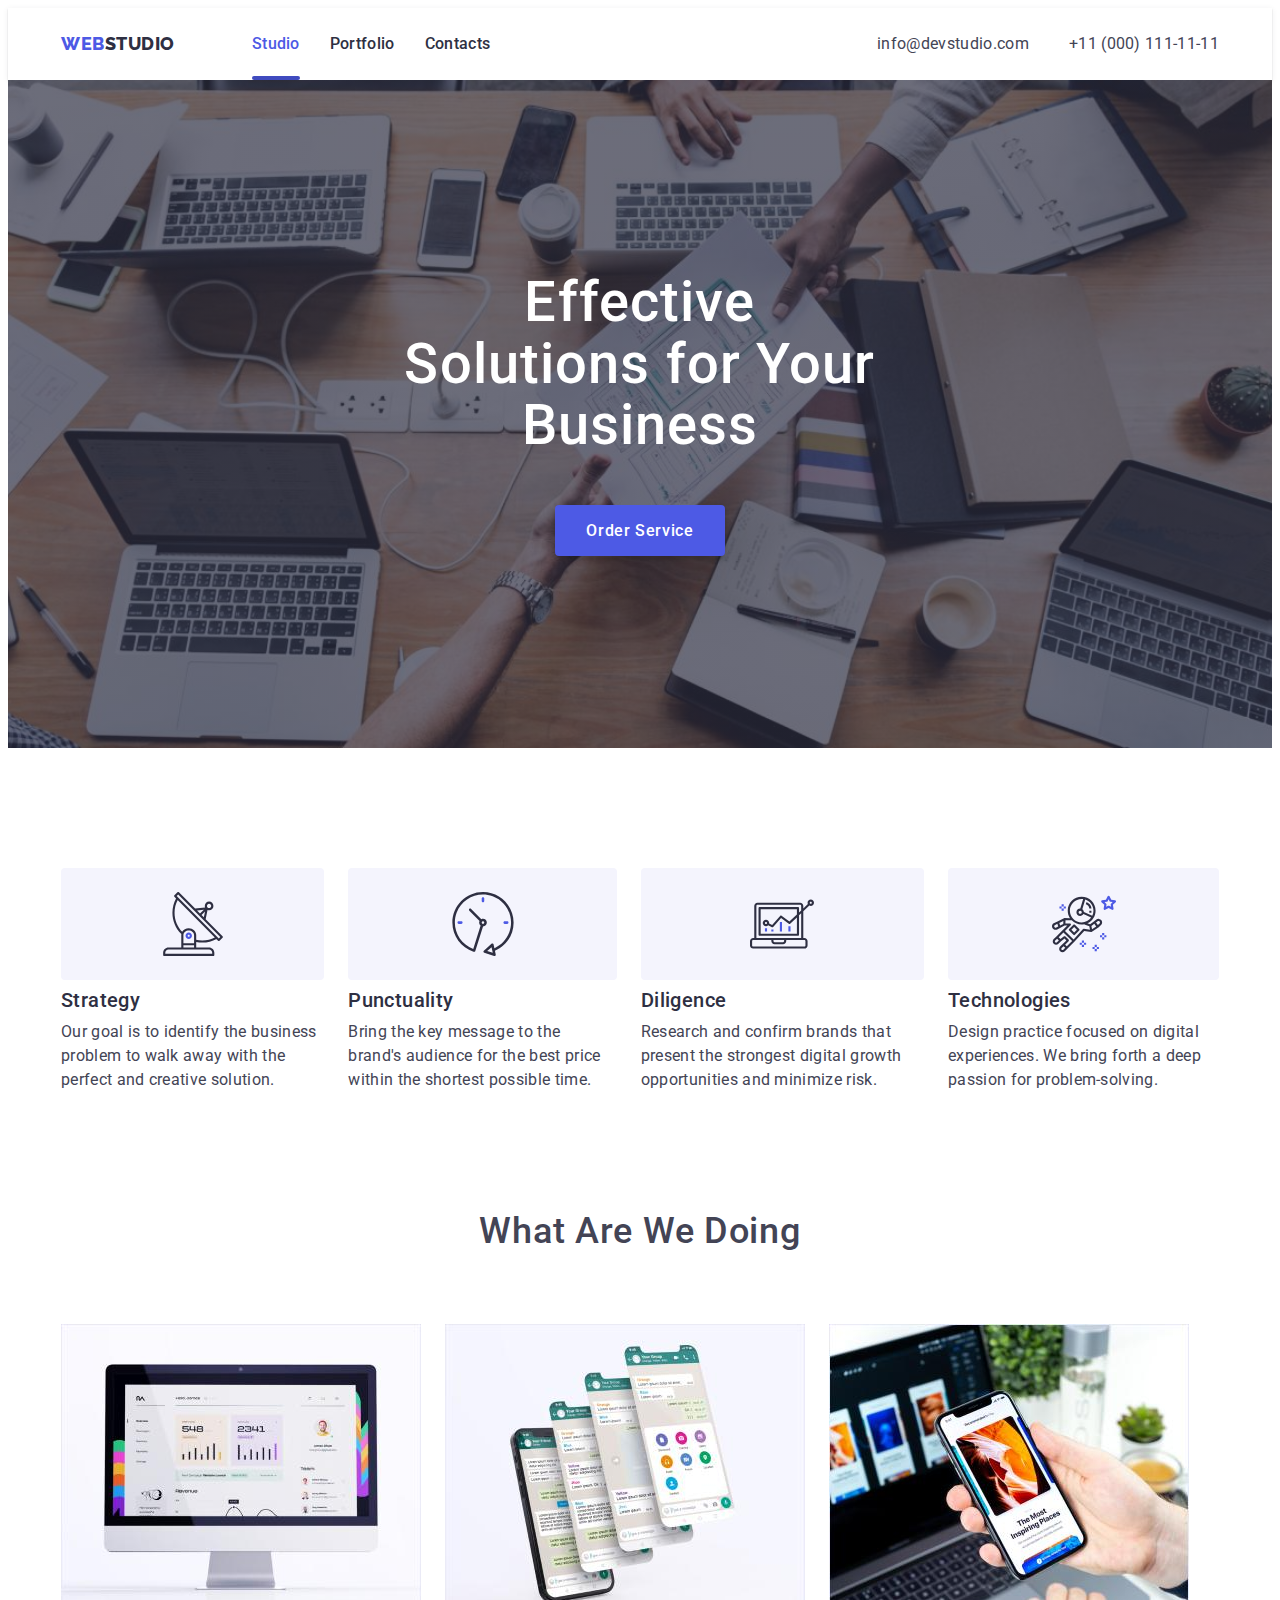
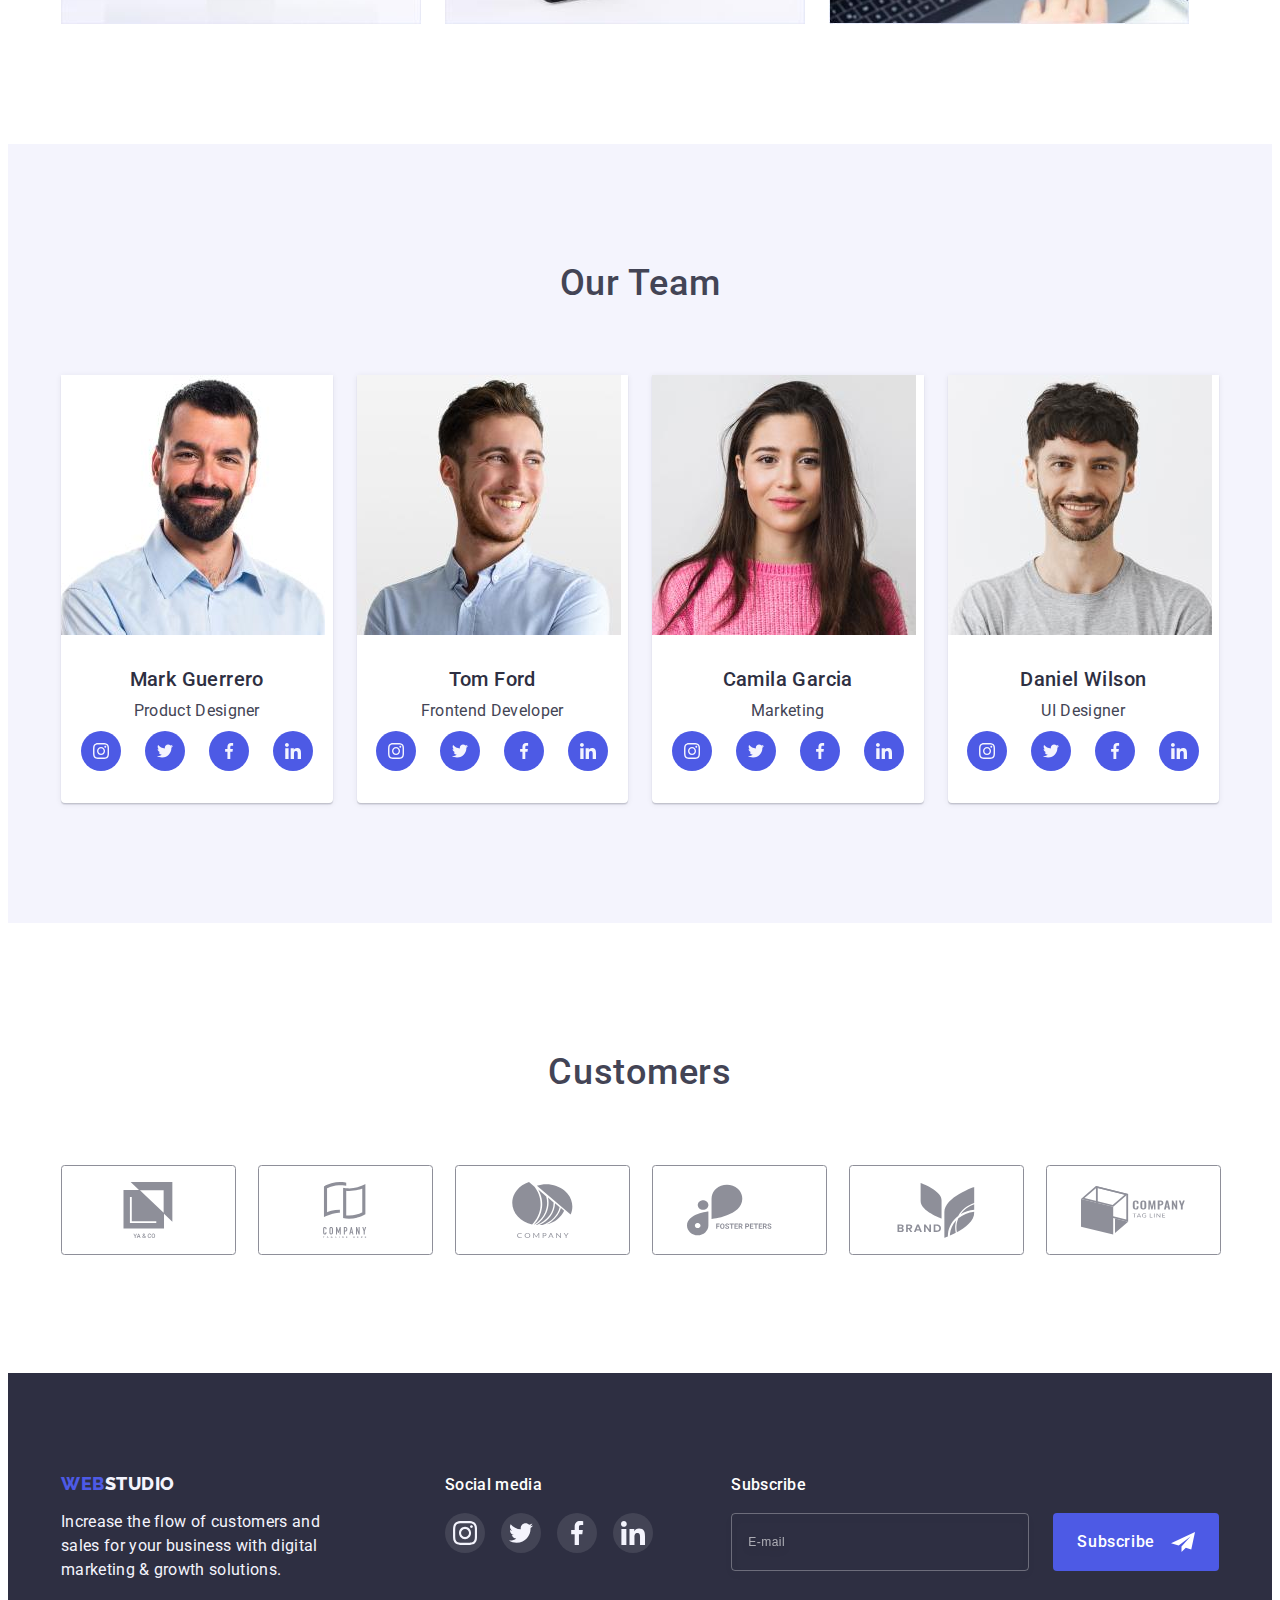
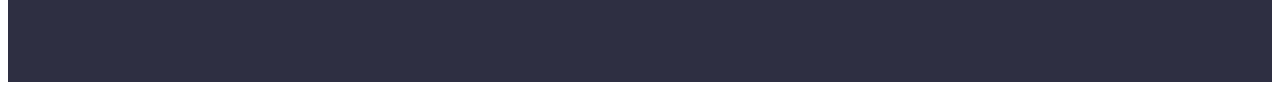
<file: index.html>
<!DOCTYPE html>
<html lang="en">
	<head>
		<meta charset="UTF-8" />
		<meta http-equiv="X-UA-Compatible" content="IE=edge" />
		<meta name="viewport" content="width=device-width, initial-scale=1.0" />
		<title>Document</title>
		<link rel="preconnect" href="https://fonts.googleapis.com" />
		<link rel="preconnect" href="https://fonts.gstatic.com" crossorigin />
		<link
			href="https://fonts.googleapis.com/css2?family=Raleway:wght@800&family=Roboto:wght@400;500;700;900&display=swap"
			rel="stylesheet"
		/>
		<link
			rel="stylesheet"
			href="https://cdnjs.cloudflare.com/ajax/libs/modern-normalize/1.1.0/modern-normalize.min.css"
			integrity="sha512-wpPYUAdjBVSE4KJnH1VR1HeZfpl1ub8YT/NKx4PuQ5NmX2tKuGu6U/JRp5y+Y8XG2tV+wKQpNHVUX03MfMFn9Q=="
			crossorigin="anonymous"
			referrerpolicy="no-referrer"
		/>
		<link rel="stylesheet" href="./css/styles.css" />
	</head>
	<body>
		<header class="header">
			<div class="container">
				<nav class="header-navigation">
					<!-- logotype -->
					<a href="/" class="header-logo link"><span>Web</span>Studio</a>
					<!-- menu -->
					<ul class="header-list list">
						<li class="header-item">
							<a class="header-link link current" href="./index.html">Studio</a>
						</li>
						<li class="header-item">
							<a class="header-link link" href="./portfolio.html">Portfolio</a>
						</li>
						<li class="header-item">
							<a class="header-link link" href="#">Contacts</a>
						</li>
					</ul>
				</nav>
				<!-- contacts -->
				<ul class="contacts-list list">
					<li class="contacts-item">
						<a class="contacts-link link" href="mailto:info@devstudio.com"
							>info@devstudio.com</a
						>
					</li>
					<li class="contacts-item">
						<a class="contacts-link link" href="tel:+110001111111"
							>+11 (000) 111-11-11</a
						>
					</li>
				</ul>
			</div>
		</header>

		<main>
			<!-- banner -->
			<section class="hero">
				<div class="container">
					<h1 class="hero-title">Effective Solutions for Your Business</h1>
					<button type="button" class="hero-btn btn" data-modal-open>
						Order Service
					</button>
				</div>
			</section>
			<!-- skills-->
			<section class="section">
				<div class="container">
					<h2 hidden class="skills-title">Our skills</h2>
					<ul class="skills-list list">
						<li class="skills-item">
							<div class="skills-item-icon">
								<svg height="64" width="64">
									<use href="./images/icons.svg#antenna"></use>
								</svg>
							</div>
							<h3 class="skills-item-title">Strategy</h3>
							<p class="skills-item-text">
								Our goal is to identify the business problem to walk away with
								the perfect and creative solution.
							</p>
						</li>
						<li class="skills-item">
							<div class="skills-item-icon">
								<svg height="64" width="64">
									<use href="./images/icons.svg#clock"></use>
								</svg>
							</div>
							<h3 class="skills-item-title">Punctuality</h3>
							<p class="skills-item-text">
								Bring the key message to the brand's audience for the best price
								within the shortest possible time.
							</p>
						</li>
						<li class="skills-item">
							<div class="skills-item-icon">
								<svg height="64" width="64">
									<use href="./images/icons.svg#diagram"></use>
								</svg>
							</div>
							<h3 class="skills-item-title">Diligence</h3>
							<p class="skills-item-text">
								Research and confirm brands that present the strongest digital
								growth opportunities and minimize risk.
							</p>
						</li>
						<li class="skills-item">
							<div class="skills-item-icon">
								<svg height="64" width="64">
									<use href="./images/icons.svg#astronaut"></use>
								</svg>
							</div>
							<h3 class="skills-item-title">Technologies</h3>
							<p class="skills-item-text">
								Design practice focused on digital experiences. We bring forth a
								deep passion for problem-solving.
							</p>
						</li>
					</ul>
				</div>
			</section>
			<!-- What are we doing -->
			<section class="section section-works">
				<div class="container">
					<h2 class="section-title">What are we doing</h2>
					<ul class="works-list list">
						<li class="works-item">
							<img
								src="images/what_are_we_doing_1.jpg"
								alt="Desktop applications"
								height="300"
								width="360"
							/>
						</li>
						<li class="works-item">
							<img
								src="images/what_are_we_doing_2.jpg"
								alt="Mobile applications"
								height="300"
								width="360"
							/>
						</li>
						<li class="works-item">
							<img
								src="images/what_are_we_doing_3.jpg"
								alt="Cross-platform applications"
								height="300"
								width="360"
							/>
						</li>
					</ul>
				</div>
			</section>
			<!-- Our Team -->
			<section class="section section-team">
				<div class="container">
					<h2 class="section-title">Our Team</h2>
					<ul class="team-list list">
						<li class="team-item">
							<img
								src="images/our_team_1.jpg"
								alt="photo"
								height="260"
								width="264"
							/>
							<div class="team-text-content">
								<h3 class="team-item-title">Mark Guerrero</h3>
								<p class="team-item-text">Product Designer</p>
								<ul class="social_media list">
									<li class="social_media-item">
										<a class="social_media-link link" href="#">
											<svg class="social_media-icon" width="16" height="16">
												<use href="./images/icons.svg#instagram"></use>
											</svg>
										</a>
									</li>
									<li class="social_media-item">
										<a class="social_media-link link" href="#">
											<svg class="social_media-icon" width="16" height="16">
												<use href="./images/icons.svg#twitter"></use>
											</svg>
										</a>
									</li>
									<li class="social_media-item">
										<a class="social_media-link link" href="#">
											<svg class="social_media-icon" width="16" height="16">
												<use href="./images/icons.svg#facebook"></use>
											</svg>
										</a>
									</li>
									<li class="social_media-item">
										<a class="social_media-link link" href="#">
											<svg class="social_media-icon" width="16" height="16">
												<use href="./images/icons.svg#linkedin"></use>
											</svg>
										</a>
									</li>
								</ul>
							</div>
						</li>
						<li class="team-item">
							<img
								src="images/our_team_2.jpg"
								alt="photo"
								height="260"
								width="264"
							/>
							<div class="team-text-content">
								<h3 class="team-item-title">Tom Ford</h3>
								<p class="team-item-text">Frontend Developer</p>
								<ul class="social_media list">
									<li class="social_media-item">
										<a class="social_media-link link" href="#">
											<svg class="social_media-icon" width="16" height="16">
												<use href="./images/icons.svg#instagram"></use>
											</svg>
										</a>
									</li>
									<li class="social_media-item">
										<a class="social_media-link link" href="#">
											<svg class="social_media-icon" width="16" height="16">
												<use href="./images/icons.svg#twitter"></use>
											</svg>
										</a>
									</li>
									<li class="social_media-item">
										<a class="social_media-link link" href="#">
											<svg class="social_media-icon" width="16" height="16">
												<use href="./images/icons.svg#facebook"></use>
											</svg>
										</a>
									</li>
									<li class="social_media-item">
										<a class="social_media-link link" href="#">
											<svg class="social_media-icon" width="16" height="16">
												<use href="./images/icons.svg#linkedin"></use>
											</svg>
										</a>
									</li>
								</ul>
							</div>
						</li>
						<li class="team-item">
							<img
								src="images/our_team_3.jpg"
								alt="photo"
								height="260"
								width="264"
							/>
							<div class="team-text-content">
								<h3 class="team-item-title">Camila Garcia</h3>
								<p class="team-item-text">Marketing</p>
								<ul class="social_media list">
									<li class="social_media-item">
										<a class="social_media-link link" href="#">
											<svg class="social_media-icon" width="16" height="16">
												<use href="./images/icons.svg#instagram"></use>
											</svg>
										</a>
									</li>
									<li class="social_media-item">
										<a class="social_media-link link" href="#">
											<svg class="social_media-icon" width="16" height="16">
												<use href="./images/icons.svg#twitter"></use>
											</svg>
										</a>
									</li>
									<li class="social_media-item">
										<a class="social_media-link link" href="#">
											<svg class="social_media-icon" width="16" height="16">
												<use href="./images/icons.svg#facebook"></use>
											</svg>
										</a>
									</li>
									<li class="social_media-item">
										<a class="social_media-link link" href="#">
											<svg class="social_media-icon" width="16" height="16">
												<use href="./images/icons.svg#linkedin"></use>
											</svg>
										</a>
									</li>
								</ul>
							</div>
						</li>
						<li class="team-item">
							<img
								src="images/our_team_4.jpg"
								alt="photo"
								height="260"
								width="264"
							/>
							<div class="team-text-content">
								<h3 class="team-item-title">Daniel Wilson</h3>
								<p class="team-item-text">UI Designer</p>
								<ul class="social_media list">
									<li class="social_media-item">
										<a class="social_media-link link" href="#">
											<svg class="social_media-icon" width="16" height="16">
												<use href="./images/icons.svg#instagram"></use>
											</svg>
										</a>
									</li>
									<li class="social_media-item">
										<a class="social_media-link link" href="#">
											<svg class="social_media-icon" width="16" height="16">
												<use href="./images/icons.svg#twitter"></use>
											</svg>
										</a>
									</li>
									<li class="social_media-item">
										<a class="social_media-link link" href="#">
											<svg class="social_media-icon" width="16" height="16">
												<use href="./images/icons.svg#facebook"></use>
											</svg>
										</a>
									</li>
									<li class="social_media-item">
										<a class="social_media-link link" href="#">
											<svg class="social_media-icon" width="16" height="16">
												<use href="./images/icons.svg#linkedin"></use>
											</svg>
										</a>
									</li>
								</ul>
							</div>
						</li>
					</ul>
				</div>
			</section>
			<!-- Customers -->
			<section class="section section-customers">
				<div class="container">
					<h2 class="section-title">Customers</h2>
					<ul class="customers-list list">
						<li class="customers-item">
							<a href="#" class="customers-link link">
								<svg class="customers-icon" width="104" height="56">
									<use href="./images/icons.svg#client_1"></use>
								</svg>
							</a>
						</li>
						<li class="customers-item">
							<a href="#" class="customers-link link">
								<svg class="customers-icon" width="104" height="56">
									<use href="./images/icons.svg#client_2"></use>
								</svg>
							</a>
						</li>
						<li class="customers-item">
							<a href="#" class="customers-link link">
								<svg class="customers-icon" width="104" height="56">
									<use href="./images/icons.svg#client_3"></use>
								</svg>
							</a>
						</li>
						<li class="customers-item">
							<a href="#" class="customers-link link">
								<svg class="customers-icon" width="104" height="56">
									<use href="./images/icons.svg#client_4"></use>
								</svg>
							</a>
						</li>
						<li class="customers-item">
							<a href="#" class="customers-link link">
								<svg class="customers-icon" width="104" height="56">
									<use href="./images/icons.svg#client_5"></use>
								</svg>
							</a>
						</li>
						<li class="customers-item">
							<a href="#" class="customers-link link">
								<svg class="customers-icon" width="104" height="56">
									<use href="./images/icons.svg#client_6"></use>
								</svg>
							</a>
						</li>
					</ul>
				</div>
			</section>
		</main>

		<footer class="footer">
			<div class="container footer-content">
				<div class="footer-text-content">
					<a href="/" class="footer-logo link"><span>Web</span>Studio</a>
					<p class="footer-text">
						Increase the flow of customers and sales for your business with
						digital marketing & growth solutions.
					</p>
				</div>
				<div class="footer-contacts">
					<p class="footer-contacts-title">Social media</p>
					<ul class="footer-contacts-list list">
						<li class="footer-contacts-item">
							<a href="#" class="footer-contacts-link link">
								<svg class="footer-contacts-icon" width="24" height="24">
									<use href="./images/icons.svg#instagram"></use>
								</svg>
							</a>
						</li>
						<li class="footer-contacts-item">
							<a href="#" class="footer-contacts-link link">
								<svg class="footer-contacts-icon" width="24" height="24">
									<use href="./images/icons.svg#twitter"></use>
								</svg>
							</a>
						</li>
						<li class="footer-contacts-item">
							<a href="#" class="footer-contacts-link link">
								<svg class="footer-contacts-icon" width="24" height="24">
									<use href="./images/icons.svg#facebook"></use>
								</svg>
							</a>
						</li>
						<li class="footer-contacts-item">
							<a href="#" class="footer-contacts-link link">
								<svg class="footer-contacts-icon" width="24" height="24">
									<use href="./images/icons.svg#linkedin"></use>
								</svg>
							</a>
						</li>
					</ul>
				</div>
				<form class="footer-subscribe">
					<p class="footer-form-title">Subscribe</p>
					<div class="footer-input-wrap">
						<input
							type="email"
							class="footer-form-input"
							name="email"
							id="user-email"
							placeholder="E-mail"
							required
						/>
						<button type="submit" class="footer-form-button btn">
							Subscribe
							<!-- <svg class="footer-subscribe-icon" width="24" height="20">
								<use href="./images/icons.svg#icon-send"></use>
							</svg> -->
						</button>
					</div>
				</form>
			</div>
		</footer>

		<div class="backdrop is-hidden" data-modal>
			<div class="modal">
				<button type="button" class="modal-button btn" data-modal-close>
					<svg class="modal-button-icon" width="8" height="8">
						<use href="./images/icons.svg#close"></use>
					</svg>
				</button>
				<form class="modal-form">
					<p class="form-title">
						Leave your contacts and we will call you back
					</p>
					<div class="form-field">
						<label for="user-name" class="input-text">Name</label>
						<div class="input-wrap">
							<input
								type="name"
								class="form-input"
								name="name"
								id="user-name"
								autofocus
								required
							/>
							<svg class="input-icon" width="12" height="12">
								<use href="./images/icons.svg#icon-name"></use>
							</svg>
						</div>
					</div>

					<div class="form-field">
						<label for="user-tel" class="input-text">Phone</label>
						<div class="input-wrap">
							<input
								type="name"
								class="form-input"
								name="tel"
								id="user-tel"
								required
							/>
							<svg class="input-icon" width="13" height="13">
								<use href="./images/icons.svg#icon-tel"></use>
							</svg>
						</div>
					</div>
					<div class="form-field">
						<label for="user-email" class="input-text">Email</label>
						<div class="input-wrap">
							<input
								type="email"
								class="form-input"
								name="email"
								id="user-email"
							/>
							<svg class="input-icon" width="15" height="12">
								<use href="./images/icons.svg#icon-email"></use>
							</svg>
						</div>
					</div>
					<div class="form-field comment">
						<label for="user-comment" class="input-text">Comment</label>
						<textarea
							class="form-input form-comment"
							name="comment"
							placeholder="Text input"
							id="user-comment"
						></textarea>
					</div>
					<div class="form-checkbox-field">
						<input
							type="checkbox"
							class="input-check visually-hidden"
							name="privacy"
							value="true"
							id="privacy"
						/>
						<label for="privacy" class="check-text">
							<span>
								<svg class="check-icon" width="10" height="8">
									<use href="./images/icons.svg#check"></use>
								</svg>
							</span>
							I accept the terms and conditions of the
							<a href="#" class="check-privacy-link link">Privacy Policy</a>
						</label>
					</div>
					<button type="submit" class="form-button-send btn">Send</button>
				</form>
			</div>
		</div>
		<script src="./js/modal.js"></script>
	</body>
</html>
</file>
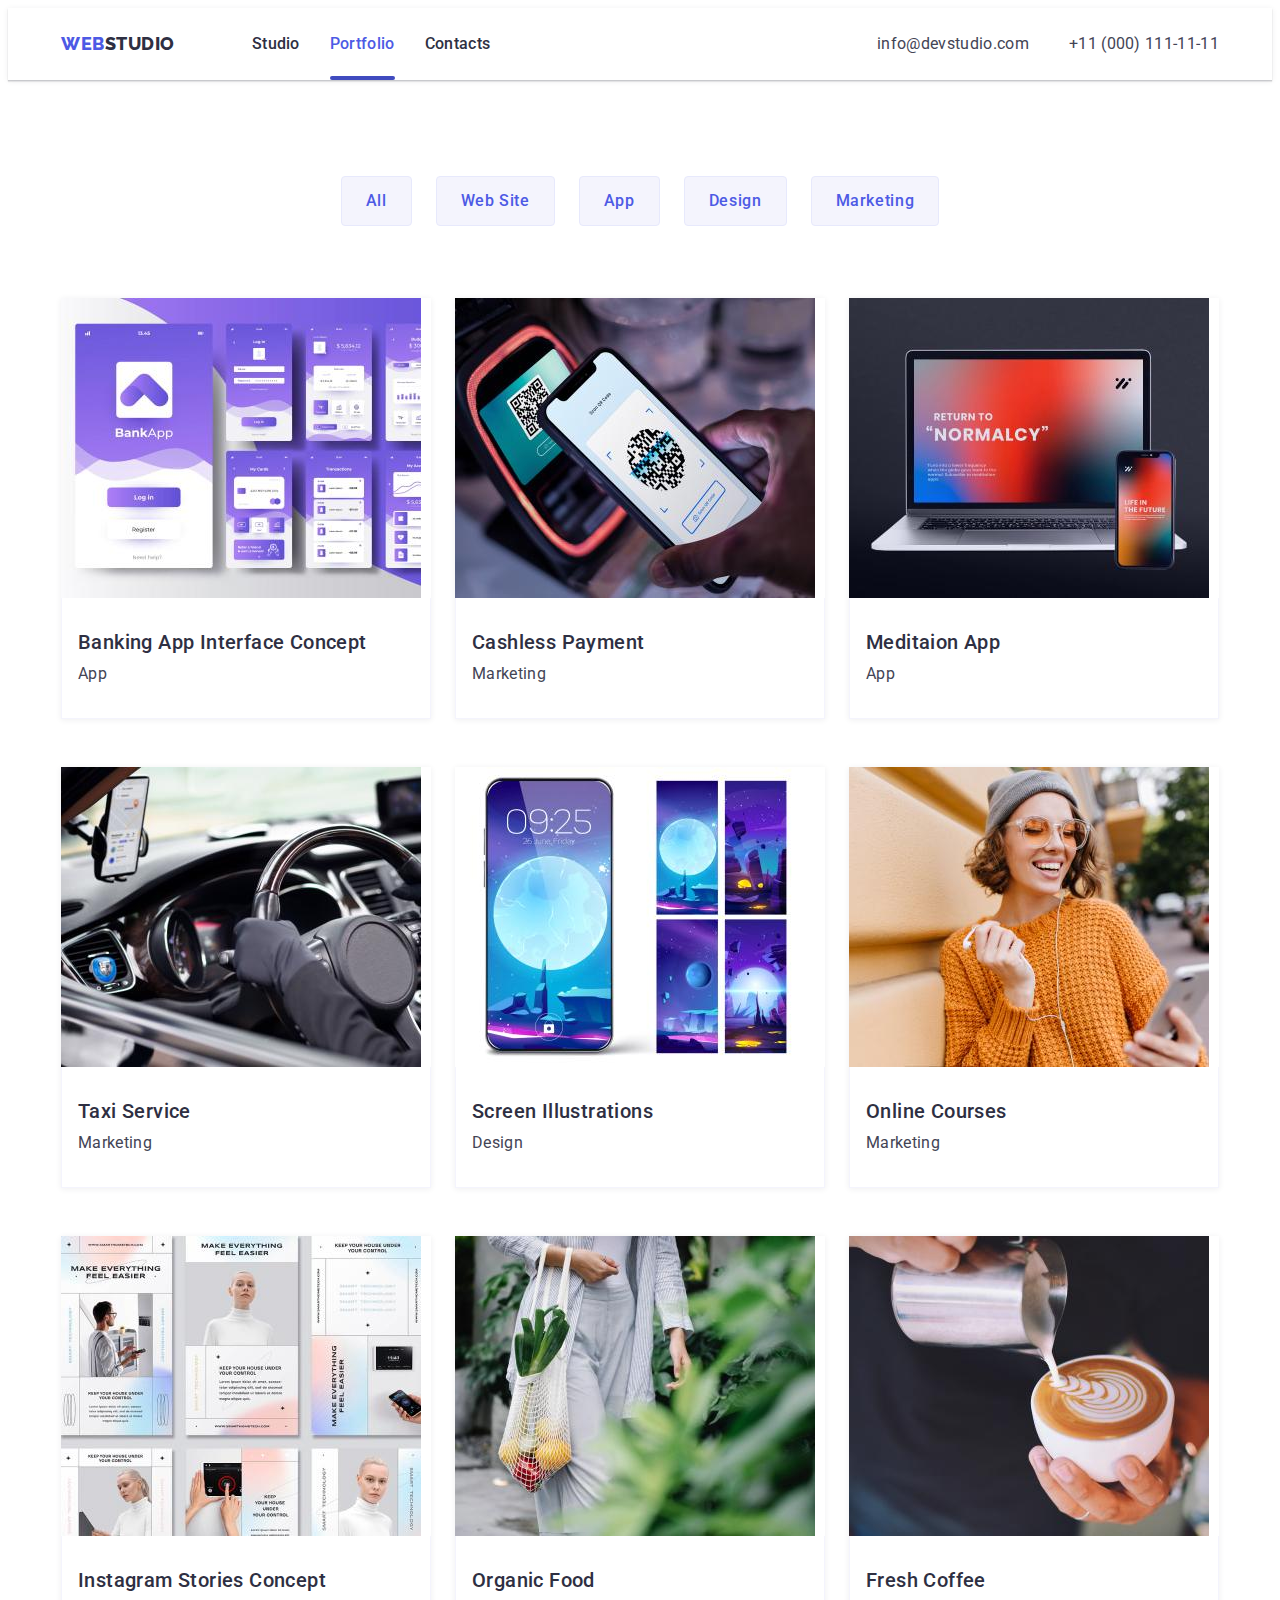
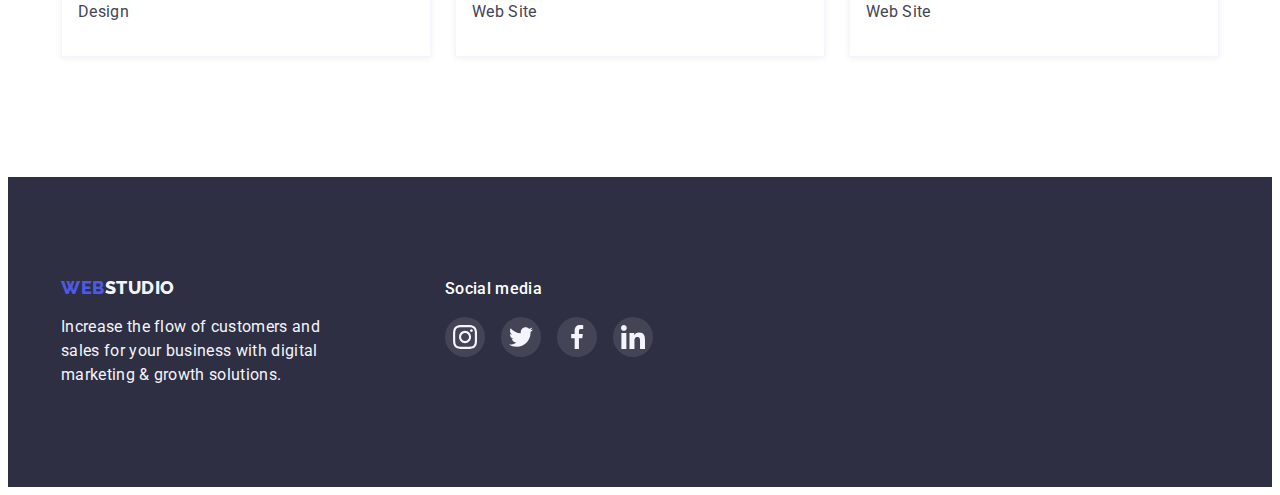
<file: portfolio.html>
<!DOCTYPE html>
<html lang="en">
	<head>
		<meta charset="UTF-8" />
		<meta http-equiv="X-UA-Compatible" content="IE=edge" />
		<meta name="viewport" content="width=device-width, initial-scale=1.0" />
		<title>Document</title>
		<link rel="preconnect" href="https://fonts.googleapis.com" />
		<link rel="preconnect" href="https://fonts.gstatic.com" crossorigin />
		<link
			href="https://fonts.googleapis.com/css2?family=Raleway:wght@800&family=Roboto:wght@400;500;700;900&display=swap"
			rel="stylesheet"
		/>
		<link
			rel="stylesheet"
			href="https://cdnjs.cloudflare.com/ajax/libs/modern-normalize/1.1.0/modern-normalize.min.css"
			integrity="sha512-wpPYUAdjBVSE4KJnH1VR1HeZfpl1ub8YT/NKx4PuQ5NmX2tKuGu6U/JRp5y+Y8XG2tV+wKQpNHVUX03MfMFn9Q=="
			crossorigin="anonymous"
			referrerpolicy="no-referrer"
		/>
		<link rel="stylesheet" href="./css/styles.css" />
	</head>
	<body>
		<header class="header">
			<div class="container">
				<nav class="header-navigation">
					<!-- logotype -->
					<a href="/" class="header-logo link"><span>Web</span>Studio</a>
					<!-- menu -->
					<ul class="header-list list">
						<li class="header-item">
							<a class="header-link link" href="./index.html">Studio</a>
						</li>
						<li class="header-item">
							<a class="header-link link current" href="./portfolio.html"
								>Portfolio</a
							>
						</li>
						<li class="header-item">
							<a class="header-link link" href="#">Contacts</a>
						</li>
					</ul>
				</nav>
				<!-- contacts -->
				<ul class="contacts-list list">
					<li class="contacts-item">
						<a class="contacts-link link" href="mailto:info@devstudio.com"
							>info@devstudio.com</a
						>
					</li>
					<li class="contacts-item">
						<a class="contacts-link link" href="tel:+110001111111"
							>+11 (000) 111-11-11</a
						>
					</li>
				</ul>
			</div>
		</header>

		<main>
			<!-- Portfolio-->
			<section class="portfolio">
				<div class="container">
					<h1 hidden class="portfolio-title is-hidden">Our portfolio</h1>
					<ul class="filters-list list">
						<li class="filters-item">
							<button class="filters-btn btn" type="button">All</button>
						</li>
						<li class="filters-item">
							<button class="filters-btn btn" type="button">Web Site</button>
						</li>
						<li class="filters-item">
							<button class="filters-btn btn" type="button">App</button>
						</li>
						<li class="filters-item">
							<button class="filters-btn btn" type="button">Design</button>
						</li>
						<li class="filters-item">
							<button class="filters-btn btn" type="button">Marketing</button>
						</li>
					</ul>
					<ul class="portfolio-list list">
						<li class="portfolio-item">
							<a href="#" class="portfolio-link link">
								<div class="portfolio-img">
									<img
										src="./images/portfolio_1.jpg"
										alt="photo the work"
										height="300"
										width="360"
									/>
									<p class="portfolio-img-overlay">
										14 Stylish and User-Friendly App Design Concepts · Task
										Manager App · Calorie Tracker App · Exotic Fruit Ecommerce
										App · Cloud Storage App
									</p>
								</div>
								<div class="portfolio-text-content">
									<h2 class="portfolio-item-title">
										Banking App Interface Concept
									</h2>
									<p class="portfolio-item-text">App</p>
								</div>
							</a>
						</li>
						<li class="portfolio-item">
							<a href="#" class="portfolio-link link">
								<div class="portfolio-img">
									<img
										src="./images/portfolio_2.jpg"
										alt="photo the work"
										height="300"
										width="360"
									/>
									<p class="portfolio-img-overlay">
										14 Stylish and User-Friendly App Design Concepts · Task
										Manager App · Calorie Tracker App · Exotic Fruit Ecommerce
										App · Cloud Storage App
									</p>
								</div>
								<div class="portfolio-text-content">
									<h2 class="portfolio-item-title">Cashless Payment</h2>
									<p class="portfolio-item-text">Marketing</p>
								</div>
							</a>
						</li>
						<li class="portfolio-item">
							<a href="#" class="portfolio-link link">
								<div class="portfolio-img">
									<img
										src="./images/portfolio_3.jpg"
										alt="photo the work"
										height="300"
										width="360"
									/>
									<p class="portfolio-img-overlay">
										14 Stylish and User-Friendly App Design Concepts · Task
										Manager App · Calorie Tracker App · Exotic Fruit Ecommerce
										App · Cloud Storage App
									</p>
								</div>
								<div class="portfolio-text-content">
									<h2 class="portfolio-item-title">Meditaion App</h2>
									<p class="portfolio-item-text">App</p>
								</div>
							</a>
						</li>
						<li class="portfolio-item">
							<a href="#" class="portfolio-link link">
								<div class="portfolio-img">
									<img
										src="./images/portfolio_4.jpg"
										alt="photo the work"
										height="300"
										width="360"
									/>
									<p class="portfolio-img-overlay">
										14 Stylish and User-Friendly App Design Concepts · Task
										Manager App · Calorie Tracker App · Exotic Fruit Ecommerce
										App · Cloud Storage App
									</p>
								</div>
								<div class="portfolio-text-content">
									<h2 class="portfolio-item-title">Taxi Service</h2>
									<p class="portfolio-item-text">Marketing</p>
								</div>
							</a>
						</li>
						<li class="portfolio-item">
							<a href="#" class="portfolio-link link">
								<div class="portfolio-img">
									<img
										src="./images/portfolio_5.jpg"
										alt="photo the work"
										height="300"
										width="360"
									/>
									<p class="portfolio-img-overlay">
										14 Stylish and User-Friendly App Design Concepts · Task
										Manager App · Calorie Tracker App · Exotic Fruit Ecommerce
										App · Cloud Storage App
									</p>
								</div>
								<div class="portfolio-text-content">
									<h2 class="portfolio-item-title">Screen Illustrations</h2>
									<p class="portfolio-item-text">Design</p>
								</div>
							</a>
						</li>
						<li class="portfolio-item">
							<a href="#" class="portfolio-link link">
								<div class="portfolio-img">
									<img
										src="./images/portfolio_6.jpg"
										alt="photo the work"
										height="300"
										width="360"
									/>
									<p class="portfolio-img-overlay">
										14 Stylish and User-Friendly App Design Concepts · Task
										Manager App · Calorie Tracker App · Exotic Fruit Ecommerce
										App · Cloud Storage App
									</p>
								</div>
								<div class="portfolio-text-content">
									<h2 class="portfolio-item-title">Online Courses</h2>
									<p class="portfolio-item-text">Marketing</p>
								</div>
							</a>
						</li>
						<li class="portfolio-item">
							<a href="#" class="portfolio-link link">
								<div class="portfolio-img">
									<img
										src="./images/portfolio_7.jpg"
										alt="photo the work"
										height="300"
										width="360"
									/>
									<p class="portfolio-img-overlay">
										14 Stylish and User-Friendly App Design Concepts · Task
										Manager App · Calorie Tracker App · Exotic Fruit Ecommerce
										App · Cloud Storage App
									</p>
								</div>
								<div class="portfolio-text-content">
									<h2 class="portfolio-item-title">
										Instagram Stories Concept
									</h2>
									<p class="portfolio-item-text">Design</p>
								</div>
							</a>
						</li>
						<li class="portfolio-item">
							<a href="#" class="portfolio-link link">
								<div class="portfolio-img">
									<img
										src="./images/portfolio_8.jpg"
										alt="photo the work"
										height="300"
										width="360"
									/>
									<p class="portfolio-img-overlay">
										14 Stylish and User-Friendly App Design Concepts · Task
										Manager App · Calorie Tracker App · Exotic Fruit Ecommerce
										App · Cloud Storage App
									</p>
								</div>
								<div class="portfolio-text-content">
									<h2 class="portfolio-item-title">Organic Food</h2>
									<p class="portfolio-item-text">Web Site</p>
								</div>
							</a>
						</li>
						<li class="portfolio-item">
							<a href="#" class="portfolio-link link">
								<div class="portfolio-img">
									<img
										src="./images/portfolio_9.jpg"
										alt="photo the work"
										height="300"
										width="360"
									/>
									<p class="portfolio-img-overlay">
										14 Stylish and User-Friendly App Design Concepts · Task
										Manager App · Calorie Tracker App · Exotic Fruit Ecommerce
										App · Cloud Storage App
									</p>
								</div>
								<div class="portfolio-text-content">
									<h2 class="portfolio-item-title">Fresh Coffee</h2>
									<p class="portfolio-item-text">Web Site</p>
								</div>
							</a>
						</li>
					</ul>
				</div>
			</section>
		</main>

		<footer class="footer">
			<div class="container footer-content">
				<div class="footer-text-content">
					<a href="/" class="footer-logo link"><span>Web</span>Studio</a>
					<p class="footer-text">
						Increase the flow of customers and sales for your business with
						digital marketing & growth solutions.
					</p>
				</div>
				<div class="footer-contacts">
					<p class="footer-contacts-title">Social media</p>
					<ul class="footer-contacts-list list">
						<li class="footer-contacts-item">
							<a href="#" class="footer-contacts-link link">
								<svg class="footer-contacts-icon" width="24" height="24">
									<use href="./images/icons.svg#instagram"></use>
								</svg>
							</a>
						</li>
						<li class="footer-contacts-item">
							<a href="#" class="footer-contacts-link link">
								<svg class="footer-contacts-icon" width="24" height="24">
									<use href="./images/icons.svg#twitter"></use>
								</svg>
							</a>
						</li>
						<li class="footer-contacts-item">
							<a href="#" class="footer-contacts-link link">
								<svg class="footer-contacts-icon" width="24" height="24">
									<use href="./images/icons.svg#facebook"></use>
								</svg>
							</a>
						</li>
						<li class="footer-contacts-item">
							<a href="#" class="footer-contacts-link link">
								<svg class="footer-contacts-icon" width="24" height="24">
									<use href="./images/icons.svg#linkedin"></use>
								</svg>
							</a>
						</li>
					</ul>
				</div>
			</div>
		</footer>
	</body>
</html>
</file>
<file: css/styles.css>
:root {
	--primary-brand-color: #4d5ae5; /* IRIS */
	--title-color: #2e2f42;
	--dark-color: #2e2f42; /* NAVY BLUE */
	--main-text-color: #434455; /* SLATE */
	--icons-color: #8e8f99; /* LIGHT SLATE */
	--accent-color: #e7e9fc; /* CORNFLOWER */
	--light-collor: #f4f4fd; /* CLOUD */
	--button-hover-color: #404bbf; /* OCEAN */

	--transition-property: 250ms cubic-bezier(0.4, 0, 0.2, 1);
}

p,
h1,
h2,
h3,
h4,
h5,
h6 {
	margin: 0;
}
ul,
ol {
	margin: 0;
	padding-left: 0;
}

body {
	font-family: "Roboto", sans-serif;
	font-weight: 400;
	font-size: 16px;
	line-height: 1.5;
	letter-spacing: 0.02em;
	color: var(--main-text-color);
}
.list {
	list-style: none;
}
.link {
	text-decoration: none;
}
.btn {
	font-family: inherit;
	cursor: pointer;
	transition: color var(--transition-property),
		background-color var(--transition-property),
		box-shadow var(--transition-property),
		border-color var(--transition-property);
}
.btn:hover,
.btn:focus {
	font-family: inherit;
	background-color: var(--button-hover-color);
	color: #ffffff;
}
.container {
	width: 1158px;
	padding-left: 15px;
	padding-right: 15px;
	margin-left: auto;
	margin-right: auto;
}
.section {
	padding-top: 120px;
	padding-bottom: 120px;
}
.section-title {
	margin-bottom: 72px;
	font-weight: 500;
	font-size: 36px;
	line-height: 1.1;
	text-align: center;
	letter-spacing: 0.02em;
	text-transform: capitalize;
	color: var(----dark-color);
}

/*---------- HEADER ------------ */

.header {
	background-color: #ffffff;
	box-shadow: 0px 2px 1px rgba(46, 47, 66, 0.08),
		0px 1px 1px rgba(46, 47, 66, 0.16), 0px 1px 6px rgba(46, 47, 66, 0.08);
}
.header > .container {
	display: flex;
}
.header-navigation {
	display: flex;
	margin-right: auto;
	align-items: center;
}
.header-logo {
	display: block;
	margin-right: 77px;
	padding-top: 24px;
	padding-bottom: 24px;
	font-family: "Raleway", sans-serif;
	font-weight: 800;
	font-size: 18px;
	line-height: 1.3;
	letter-spacing: 0.03em;
	text-transform: uppercase;
	color: var(--dark-color);
}
.header-logo span {
	color: var(--primary-brand-color);
}
.header-list {
	display: flex;
	gap: 30px;
}
.header-item {
}
.header-link {
	display: block;
	position: relative;
	padding-top: 24px;
	padding-bottom: 24px;
	font-weight: 500;
	font-size: 16px;
	line-height: 1.5;
	letter-spacing: 0.02em;
	color: var(--title-color);
	transition: color var(--transition-property);
}
.contacts-list {
	display: flex;
	gap: 40px;
}
.contacts-item {
}
.contacts-link {
	display: block;
	padding-top: 24px;
	padding-bottom: 24px;
	font-weight: 400;
	font-size: 16px;
	line-height: 1.5;
	letter-spacing: 0.02em;
	color: var(--main-text-color);
	transition: color var(--transition-property);
}
.header-link:hover,
.header-link:focus,
.header-link.current,
.contacts-link:hover,
.contacts-link:focus {
	color: var(--primary-brand-color);
}
.header-link.current::after {
	content: "";
	position: absolute;
	bottom: 0;
	left: 0;
	height: 4px;
	width: 100%;
	background-color: #404bbf;
	border-radius: 2px;
}

/*---------- HERO ------------ */

.hero {
	max-width: 1440px;
	padding-top: 192px;
	padding-bottom: 192px;
	margin-left: auto;
	margin-right: auto;
	background-color: var(--dark-color);
	background-image: linear-gradient(
			rgba(46, 47, 66, 0.7),
			rgba(46, 47, 66, 0.7)
		),
		url("../images/people_office.jpg");
	background-size: cover;
	background-repeat: no-repeat;
	background-position: center;
	background-size: cover;
	text-align: center;
}
.hero-title {
	margin-left: auto;
	margin-right: auto;
	margin-bottom: 48px;
	width: 492px;
	font-weight: 500;
	font-size: 56px;
	line-height: 1.1;
	letter-spacing: 0.02em;
	color: #ffffff;
}
.hero-btn {
	padding: 16px 31px;
	background-color: var(--primary-brand-color);
	font-weight: 500;
	font-size: 16px;
	line-height: 1.2;
	letter-spacing: 0.04em;
	color: #ffffff;
	box-shadow: 0px 4px 4px rgba(0, 0, 0, 0.15);
	border: none;
	border-radius: 4px;
}
.hero-btn:hover,
.hero-btn:focus {
	box-shadow: 0px 4px 4px rgba(0, 0, 0, 0.15);
}

/*---------- SKILLS ------------ */

.skills-title {
}
.skills-list {
	display: flex;
	gap: 24px;
}
.skills-item {
}
.skills-item-icon {
	height: 112px;
	display: flex;
	justify-content: center;
	align-items: center;
	margin-bottom: 8px;
	background-color: var(--light-collor);
	border-radius: 4px;
}
.skills-item-title {
	margin-bottom: 8px;
	font-weight: 500;
	font-size: 20px;
	line-height: 1.2;
	letter-spacing: 0.02em;
	color: var(--title-color);
}
.skills-item-text {
	font-weight: 400;
	font-size: 16px;
	line-height: 1.5;
	letter-spacing: 0.02em;
	color: var(--main-text-color);
}

/*---------- What are we doing ------------ */

.section-works {
	padding-top: 0;
}
.works-list {
	display: flex;
	gap: 24px;
}
.works-item {
}
.works-item > img {
	display: block;
	max-width: 100%;
	height: auto;
}

/*---------- TEAM ------------ */

.section-team {
	background-color: var(--light-collor);
}
.team-list {
	display: flex;
	gap: 24px;
}
.team-item {
	width: calc((100% - 72px) / 4);
	background-color: #ffffff;
	box-shadow: 0px 1px 6px rgba(46, 47, 66, 0.08),
		0px 1px 1px rgba(46, 47, 66, 0.16), 0px 2px 1px rgba(46, 47, 66, 0.08);
	border: none;
	border-radius: 0px 0px 4px 4px;
}
.team-item > img {
	display: block;
	max-width: 100%;
	height: auto;
}
.team-text-content {
	padding-top: 32px;
	padding-bottom: 32px;
}
.team-item-title {
	margin-bottom: 8px;
	font-weight: 500;
	font-size: 20px;
	line-height: 1.2;
	text-align: center;
	letter-spacing: 0.02em;
	color: var(--title-color);
}
.team-item-text {
	margin-bottom: 8px;
	font-size: 16px;
	line-height: 1.5;
	text-align: center;
	letter-spacing: 0.02em;
	color: var(--main-text-color);
}
.social_media {
	display: flex;
	gap: 24px;
	justify-content: center;
}
.social_media-item {
	height: 40px;
	width: 40px;
}
.social_media-link {
	height: 100%;
	width: 100%;
	display: flex;
	justify-content: center;
	align-items: center;
	background-color: var(--primary-brand-color);
	border-radius: 50%;
	transition: background-color var(--transition-property);
}
.social_media-icon {
	fill: var(--light-collor);
}
.social_media-link:hover,
.social_media-link:focus {
	background-color: var(--button-hover-color);
	cursor: pointer;
}

/*---------- CUSTOMERS ------------ */

.section-customers {
	padding-top: 130px;
}
.customers-list {
	display: flex;
	gap: 24px;
}
.customers-item {
	width: calc((100% - 120px) / 6);
	height: 88px;
}
.customers-link {
	width: 100%;
	height: 100%;
	display: flex;
	justify-content: center;
	align-items: center;
	border: 1px solid var(--icons-color);
	border-radius: 3.5px;
	transition: border var(--transition-property);
}
.customers-icon {
	fill: var(--icons-color);
	transition: fill var(--transition-property);
}
.customers-link:hover,
.customers-link:focus {
	border: var(--button-hover-color) 1px solid;
}
.customers-link:hover .customers-icon,
.customers-link:focus .customers-icon {
	fill: var(--button-hover-color);
}

/*---------- PORTFOLIO ------------ */

.portfolio {
	padding-top: 96px;
	padding-bottom: 120px;
}
.portfolio-title {
}
.filters-list {
	display: flex;
	margin-bottom: 72px;
	gap: 24px;
	justify-content: center;
}
.filters-item {
}
.filters-btn {
	padding: 12px 24px;
	background-color: var(--light-collor);
	border: 1px solid var(--accent-color);
	border-radius: 4px;
	font-weight: 500;
	font-size: 16px;
	line-height: 1.5;
	letter-spacing: 0.04em;
	color: var(--primary-brand-color);
}
.filters-btn:hover,
.filters-btn:focus,
.filters-btn:active {
	background-color: var(--button-hover-color);
	border-color: var(--button-hover-color);
	box-shadow: 0px 3px 1px rgba(0, 0, 0, 0.1), 0px 2px 1px rgba(0, 0, 0, 0.08),
		0px 2px 2px rgba(0, 0, 0, 0.12);
	color: #ffffff;
}
.portfolio-list {
	display: flex;
	row-gap: 48px;
	column-gap: 24px;
	flex-wrap: wrap;
}
.portfolio-item {
	width: calc((100% - 48px) / 3);
	background-color: #ffffff;
	box-shadow: 0px 1px 6px rgba(46, 47, 66, 0.08);
}
.portfolio-link {
	transition: box-shadow var(--transition-property);
}
.portfolio-link:hover,
.portfolio-link:focus {
	display: block;
	box-shadow: 0px 1px 6px rgba(46, 47, 66, 0.08),
		0px 1px 1px rgba(46, 47, 66, 0.16), 0px 2px 1px rgba(46, 47, 66, 0.08);
}
.portfolio-img {
	position: relative;
    overflow: hidden;
}
.portfolio-img > img {
	display: block;
	max-width: 100%;
	height: auto;
}
.portfolio-img-overlay {
	position: absolute;
	top: 0;
    width: 100%;
	height: 100%;
    padding: 40px 32px;
	font-weight: 400;
	font-size: 16px;
	line-height: 1.5;
	letter-spacing: 0.02em;
	color: var(--light-collor);
    background-color: var(--primary-brand-color);
	transform: translateY(100%);
    transition: transform var(--transition-property);
    overflow: auto;
}
.portfolio-link:hover .portfolio-img-overlay,
.portfolio-link:focus .portfolio-img-overlay {
	transform: translateY(0);
}
.portfolio-text-content {
	padding: 32px 16px;
	border-left: 0.5px solid var(--light-collor);
	border-right: 0.5px solid var(--light-collor);
	border-bottom: 0.5px solid var(--light-collor);
}
.portfolio-item-title {
	margin-bottom: 8px;
	font-weight: 500;
	font-size: 20px;
	line-height: 1.2;
	letter-spacing: 0.02em;
	color: var(--title-color);
}
.portfolio-item-text {
	font-weight: 400;
	font-size: 16px;
	line-height: 1.5;
	letter-spacing: 0.02em;
	color: var(--main-text-color);
}

/*---------- FOOTER ------------ */

.footer {
	padding-top: 100px;
	padding-bottom: 100px;
	background-color: var(--dark-color);
}
.footer-content {
	display: flex;
}
.footer-text-content {
}
.footer-logo {
	display: block;
	margin-bottom: 16px;
	font-family: "Raleway", sans-serif;
	font-weight: 800;
	font-size: 18px;
	line-height: 1.2;
	letter-spacing: 0.03em;
	text-transform: uppercase;
	color: var(--light-collor);
}
.footer-logo span {
	color: var(--primary-brand-color);
}
.footer-text {
	width: 264px;
	font-weight: 400;
	font-size: 16px;
	line-height: 1.5;
	letter-spacing: 0.02em;
	color: var(--light-collor);
}
.footer-contacts {
	margin-left: 120px;
}
.footer-contacts-title {
	margin-bottom: 16px;
	font-weight: 500;
	font-size: 16px;
	line-height: 24px;
	letter-spacing: 0.02em;
	color: #ffffff;
}
.footer-contacts-list {
	display: flex;
	gap: 16px;
}
.footer-contacts-item {
	width: 40px;
	height: 40px;
}
.footer-contacts-link {
	display: flex;
	justify-content: center;
	align-items: center;
	width: 100%;
	height: 100%;
	background-color: rgba(255, 255, 255, 0.1);
	border-radius: 50%;
	transition: background-color var(--transition-property);
}
.footer-contacts-icon {
	fill: var(--light-collor);
}
.footer-contacts-link:hover,
.footer-contacts-link:focus {
	cursor: pointer;
	background-color: #31d0aa;
}
.footer-subscribe {
	margin-left: auto;
}
.footer-input-wrap {
	display: flex;
}
.footer-form-title {
	margin-bottom: 16px;
	font-weight: 500;
	font-size: 16px;
	line-height: 1.5;
	letter-spacing:  0.02em;
	color: #FFFFFF;
}
.footer-form-input {
	width: 264px;
	height: 40px;
	padding: 8px 16px;
	margin-right: 24px;
	background-color: transparent;
	border: 1px solid rgba(255, 255, 255, 0.3);
	filter: drop-shadow(0px 4px 4px rgba(0, 0, 0, 0.15));
	border-radius: 4px;
	color: white;
}
.footer-form-input:hover,
.footer-form-input:focus {
	background-color: transparent;
	color: white;
}
.footer-form-input::placeholder {
	font-weight: 400;
	font-size: 12px;
	line-height: 2;
	letter-spacing: 0.04em;
	color: rgba(255, 255, 255, 0.6);
}
.footer-form-button {
	display: flex;
	align-items: center;
	padding: 8px 24px;
	font-weight: 500;
	font-size: 16px;
	line-height: 1.5;
	letter-spacing: 0.04em;
	color: #FFFFFF;
	background: var(--primary-brand-color);
	border: none;
	border-radius: 4px;
}
.footer-form-button::after {
	content: '';
	display: inline-block;
	width: 24px;
	height: 20px;
	background-image: url('../images/icon_send.svg');
	margin-left: 16px;
}
/* .footer-subscribe-icon {

} */


/* MODAL */
.backdrop {
	position: fixed;
	top: 0;
	left: 0;
	width: 100%;
	height: 100%;
	background-color: rgba(46, 47, 66, 0.4);
    transition: opacity var(--transition-property),
    visibility var(--transition-property);
}
.modal {
	position: absolute;
	top: 50%;
	left: 50%;
	width: 408px;
	padding: 72px 24px 24px 24px;
	background-color: #fcfcfc;
	box-shadow: 0px 1px 1px rgba(0, 0, 0, 0.14), 0px 1px 3px rgba(0, 0, 0, 0.12),
		0px 2px 1px rgba(0, 0, 0, 0.2);
	border-radius: 4px;
    transform: translate(-50%, -50%);
    transition: transform var(--transition-property);
}
.is-hidden {
	visibility: hidden;
	opacity: 0;
	pointer-events: none;
}
.backdrop.is-hidden .modal {
    transform: translate(-50%, -50%) scale(0);
}
.modal-button {
	position: absolute;
	top: 24px;
	right: 24px;	
    display: flex;
	justify-content: center;
	align-items: center;
    width: 24px;
    height: 24px;
    background-color: #E7E9FC;
    border: 1px solid rgba(0, 0, 0, 0.1);
    border-radius: 50%;
	/* transition: background-color заданий на загальний клас btn */
}
.modal-button-icon {
    transition: fill var(--transition-property);
}
.modal-button:hover .modal-button-icon, 
.modal-button:focus .modal-button-icon {
    fill:  #FFFFFF;
}

.modal-form {
}
.form-title {
	margin-bottom: 16px;
	font-weight: 500;
	font-size: 16px;
	line-height: 1.5;
	text-align: center;
	letter-spacing: 0.02em;
	color: var(--dark-color);
}
.form-field {
	margin-bottom: 8px;
}
.form-field.comment {
	margin-bottom: 16px;
}
.input-text {
	display: inline-block;
	margin-bottom: 4px;
	font-weight: 400;
	font-size: 12px;
	line-height: 1.3;
	letter-spacing: 0.01em;
	color: var(--icons-color);
}
.input-wrap {
	position: relative;
}
.form-input {
	width: 100%;
	height: 40px;
	padding-left: 38px;
	background-color: transparent;
	border: 1px solid rgba(33, 33, 33, 0.2);
	border-radius: 4px;
	outline: none;
	transition: border-color var(--transition-property);
}
.form-input:hover, .form-input:focus {
	border-color: var(--primary-brand-color);
}
.input-icon {
	position: absolute;
	left: 19px;
	top: 50%;
	transform: translateY(-50%);
	transition: fill var(--transition-property);
}
.form-input:hover + .input-icon, 
.form-input:focus + .input-icon {
	fill: var(--primary-brand-color);
}
.form-comment {
	min-height: 120px;
	padding: 8px 16px;
	resize: none;
}
.form-comment::placeholder {
	font-weight: 400;
	font-size: 12px;
	line-height: 1.3;
	letter-spacing: 0.04em;
	color: rgba(117, 117, 117, 0.5);
}
.form-checkbox-field {
	margin-bottom: 24px;
}
.visually-hidden {
	position: absolute;
	width: 1px;
	height: 1px;
	margin: -1px;
	border: 0;
	padding: 0;
	white-space: nowrap;
	clip-path: inset(100%);
	clip: rect(0 0 0 0);
	overflow: hidden;
}
.check-text {
	display: flex;
	align-items: center;
	font-weight: 400;
	font-size: 12px;
	line-height: 1.3;
	letter-spacing: 0.04em;
	color: #757575;
	cursor: pointer;
}
.check-text span {
	display: flex;
	align-items: center;
	justify-content: center;
	margin-right: 8px;
	width: 16px;
	height: 16px;
	border: 1.25px solid var(--dark-color);
	border-radius: 2px;
	fill: transparent;
	transition: background-color var(--transition-property),
	border-color var(--transition-property),
	fill var(--transition-property);
}
.input-check:checked + .check-text span {
	background-color: var(--primary-brand-color);
	border-color: var(--primary-brand-color);
	fill: var(--light-collor);
}
.check-privacy-link {
	margin-left: 4px;
	text-decoration-line: underline;
	color: var(--primary-brand-color);
}

.form-button-send {
	display: block;
	margin: auto;
	padding: 16px 60px;
	background-color: var(--primary-brand-color);
	font-weight: 500;
	font-size: 16px;
	line-height: 1.5;
	letter-spacing: 0.04em;
	color: #FFFFFF;
	box-shadow: 0px 4px 4px rgba(0, 0, 0, 0.15);
	border: none;
	border-radius: 4px;
}
</file>
